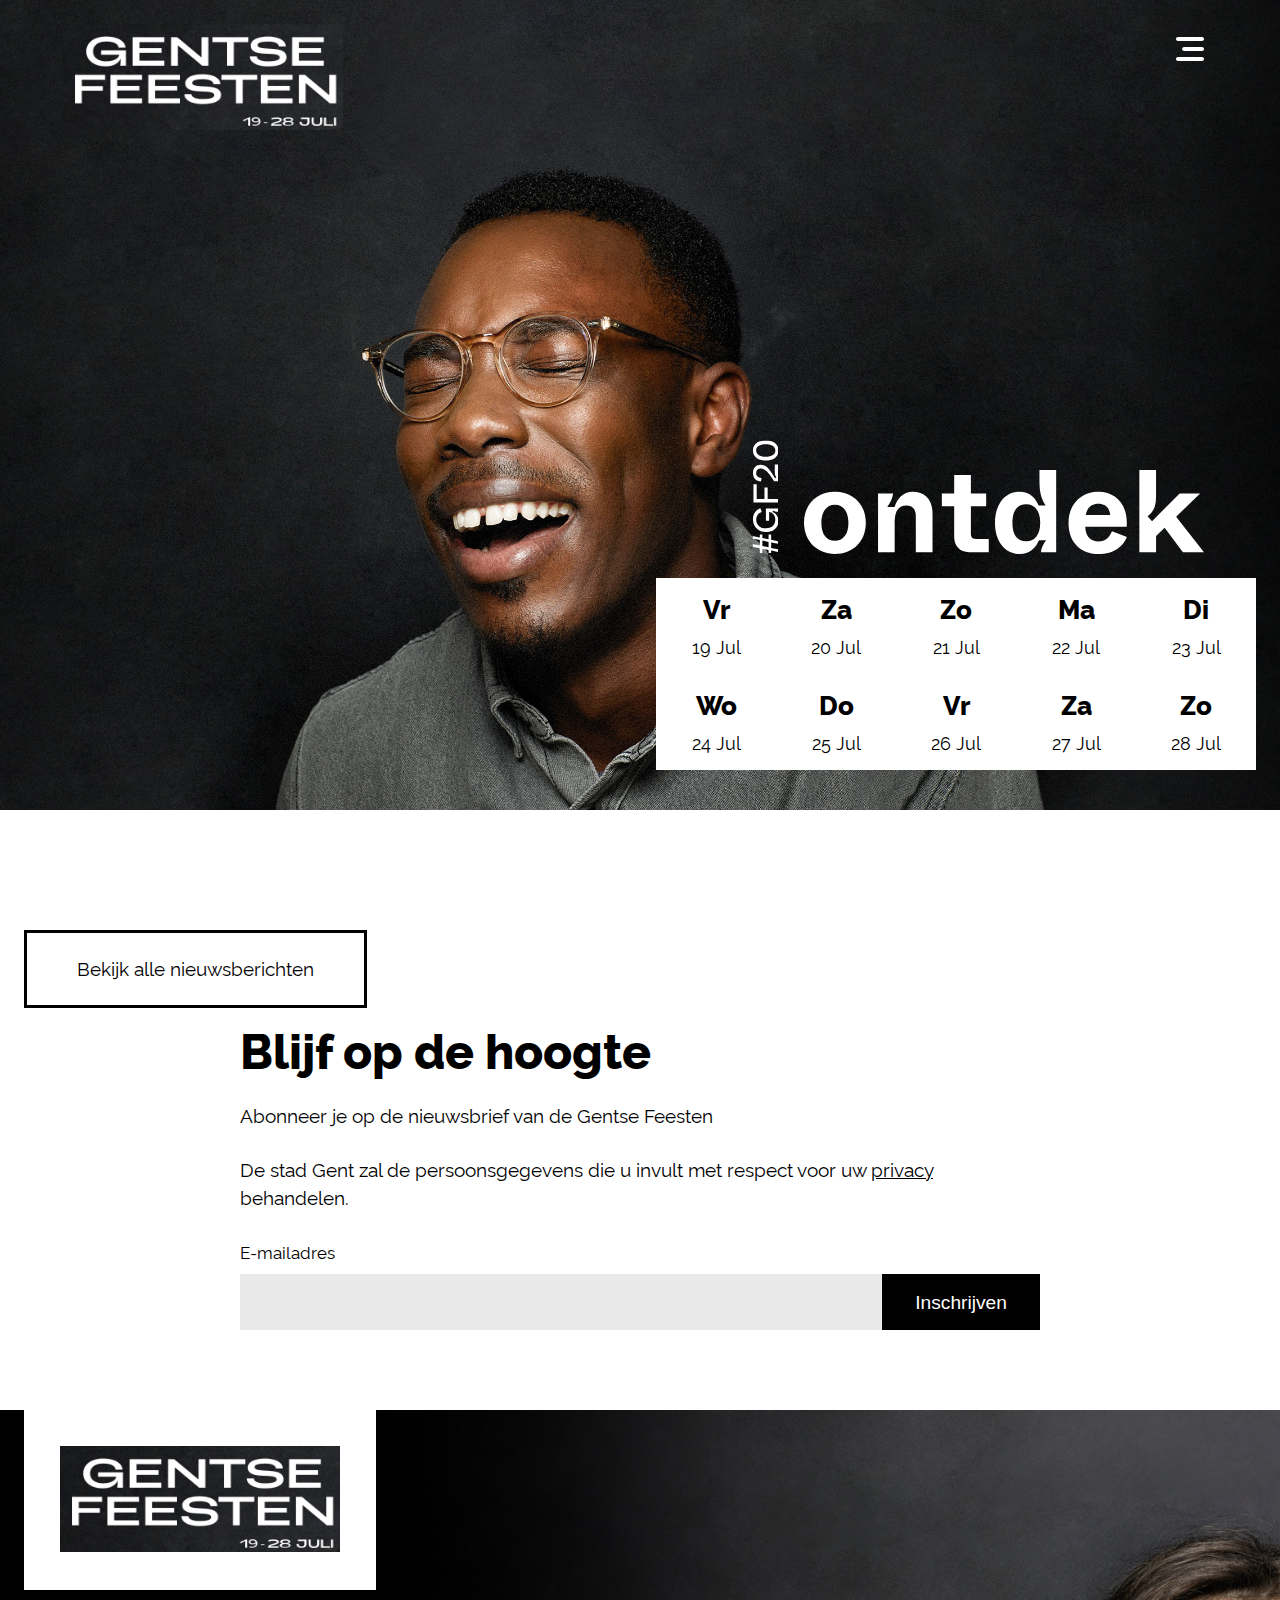
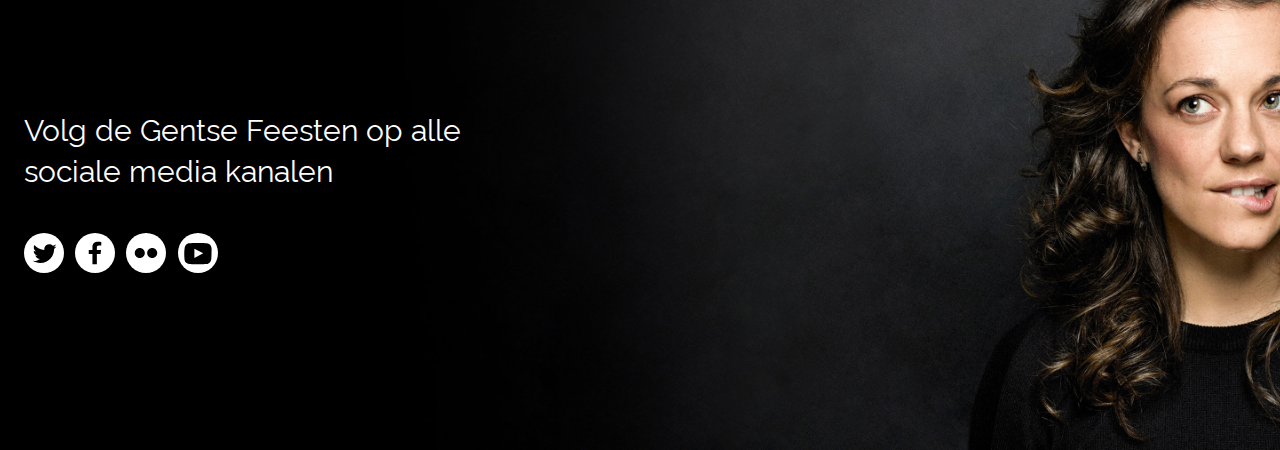
<file: index.html>
﻿<!DOCTYPE html>

<html lang="en">
<head>
    <meta charset="utf-8" />
    <link type="text/css" rel="stylesheet" href="static/css/general.css" />
    <link type="text/css" rel="stylesheet" href="static/css/home.css" />
    <script type="text/javascript" src="static/js/general.js"></script>
    <script type="text/javascript" src="static/js/events_service.js"></script>
    <script type="text/javascript" src="static/js/news_service.js"></script>
    <script type="text/javascript" src="static/js/home.js"></script>
    <link rel="icon" type="image/svg+xml" href="static/media/img/icons/favicon.svg">
    <title>Home | Gentse Feesten 2019</title>
</head>
<body >
    <header>
        <div>
            <section class="logo">
                <a href="index.html">
                    <img src="static/media/img/logo.png" alt="Gentse Feesten 2019" />
                </a> 
                <div id="menu" >
                    <button id="toggle_menu"><img id="toggle_menu_img"src="static/media/img/icons/hamburger.svg"/></button>
                    <ul>
                        <li><a href="index.html">Home</a></li>
                        <li><a href="evenementen/search.html">Zoeken</a></li>
                        <li><a href="evenementen/dag.html?day=19">Programma</a></li>
                        <li><a href="news.html">Nieuws</a></li>
                        <li><a href="https://mathieuspil.github.io/Gentse-feesten-backup/nl/info.html">Info</a></li>
                    </ul>
                </div>
            </section> 
        </div>
        <div class="container">
            <img src="static/media/img/gf20.svg">
            <img src="static/media/img/ontdek.svg">
        </div>
        <nav>
            <ul>
                <li>
                    <a href="evenementen/dag.html?day=19">
                        <span>Vr</span>
                        <span>19 Jul</span>
                    </a>                    
                </li>
                <li>
                    <a href="evenementen/dag.html?day=20">
                        <span>Za</span>
                        <span>20 Jul</span>
                    </a>  
                </li>
                <li>
                    <a href="evenementen/dag.html?day=21">
                        <span>Zo</span>
                        <span>21 Jul</span>
                    </a>  
                </li>
                <li>
                    <a href="evenementen/dag.html?day=22">
                        <span>Ma</span>
                        <span>22 Jul</span>
                    </a>  
                </li>
                <li>
                    <a href="evenementen/dag.html?day=23">
                        <span>Di</span>
                        <span>23 Jul</span>
                    </a>  
                </li>
                <li>
                    <a href="evenementen/dag.html?day=24">
                        <span>Wo</span>
                        <span>24 Jul</span>
                    </a>  
                </li>
                <li>
                    <a href="evenementen/dag.html?day=25">
                        <span>Do</span>
                        <span>25 Jul</span>
                    </a>  
                </li>
                <li>
                    <a href="evenementen/dag.html?day=26">
                        <span>Vr</span>
                        <span>26 Jul</span>
                    </a>  
                </li>
                <li>
                    <a href="evenementen/dag.html?day=27">
                        <span>Za</span>
                        <span>27 Jul</span>
                    </a>  
                </li>
                <li>
                    <a href="evenementen/dag.html?day=28">
                        <span>Zo</span>
                        <span>28 Jul</span>
                    </a>  
                </li>
            </ul>
        </nav>
    </header>
    <main>
        <div class="container">
            <ul id="events_home"></ul>
            <ul id="news_home"></ul>
            <a href="news.html" >Bekijk alle nieuwsberichten</a>
        </div>
    </main>
    <footer>
        <div class="container">
            <h1>Blijf op de hoogte</h1>
            <p>Abonneer je op de nieuwsbrief van de Gentse Feesten</p>
            <p>De stad Gent zal de persoonsgegevens die u invult met respect voor uw <a href>privacy</a> behandelen.</p>
        </div>
        <form class="container">
            <label for="mail">E-mailadres</label>
            <section>
                <input type="email" name="mail"/>
                <input type="submit" value="Inschrijven"/>
            </section>            
        </form>
        <div>
            <div class="container">
                <div class="logo">
                    <a href="index.html">
                        <img src="static/media/img/logo.png" alt="Gentse Feesten 2019" />
                    </a> 
                </div>                               
                <p>Volg de Gentse Feesten op alle sociale media kanalen</p>
                <section>
                    <a href="" >
                        <img src="static/media/img/icons/social-icons/twitter.svg" alt="Twitter" />
                    </a>
                    <a href="" >
                        <img src="static/media/img/icons/social-icons/facebook.svg" alt="Facebook" />
                    </a>
                    <a href="" >
                        <img src="static/media/img/icons/social-icons/flickr.svg" alt="Flickr" />
                    </a>
                    <a href="" >
                        <img src="static/media/img/icons/social-icons/youtube.svg" alt="Youtube" />
                    </a>
                </section>
            </div>
        </div>
    </footer>
</body>
</html>
</file>
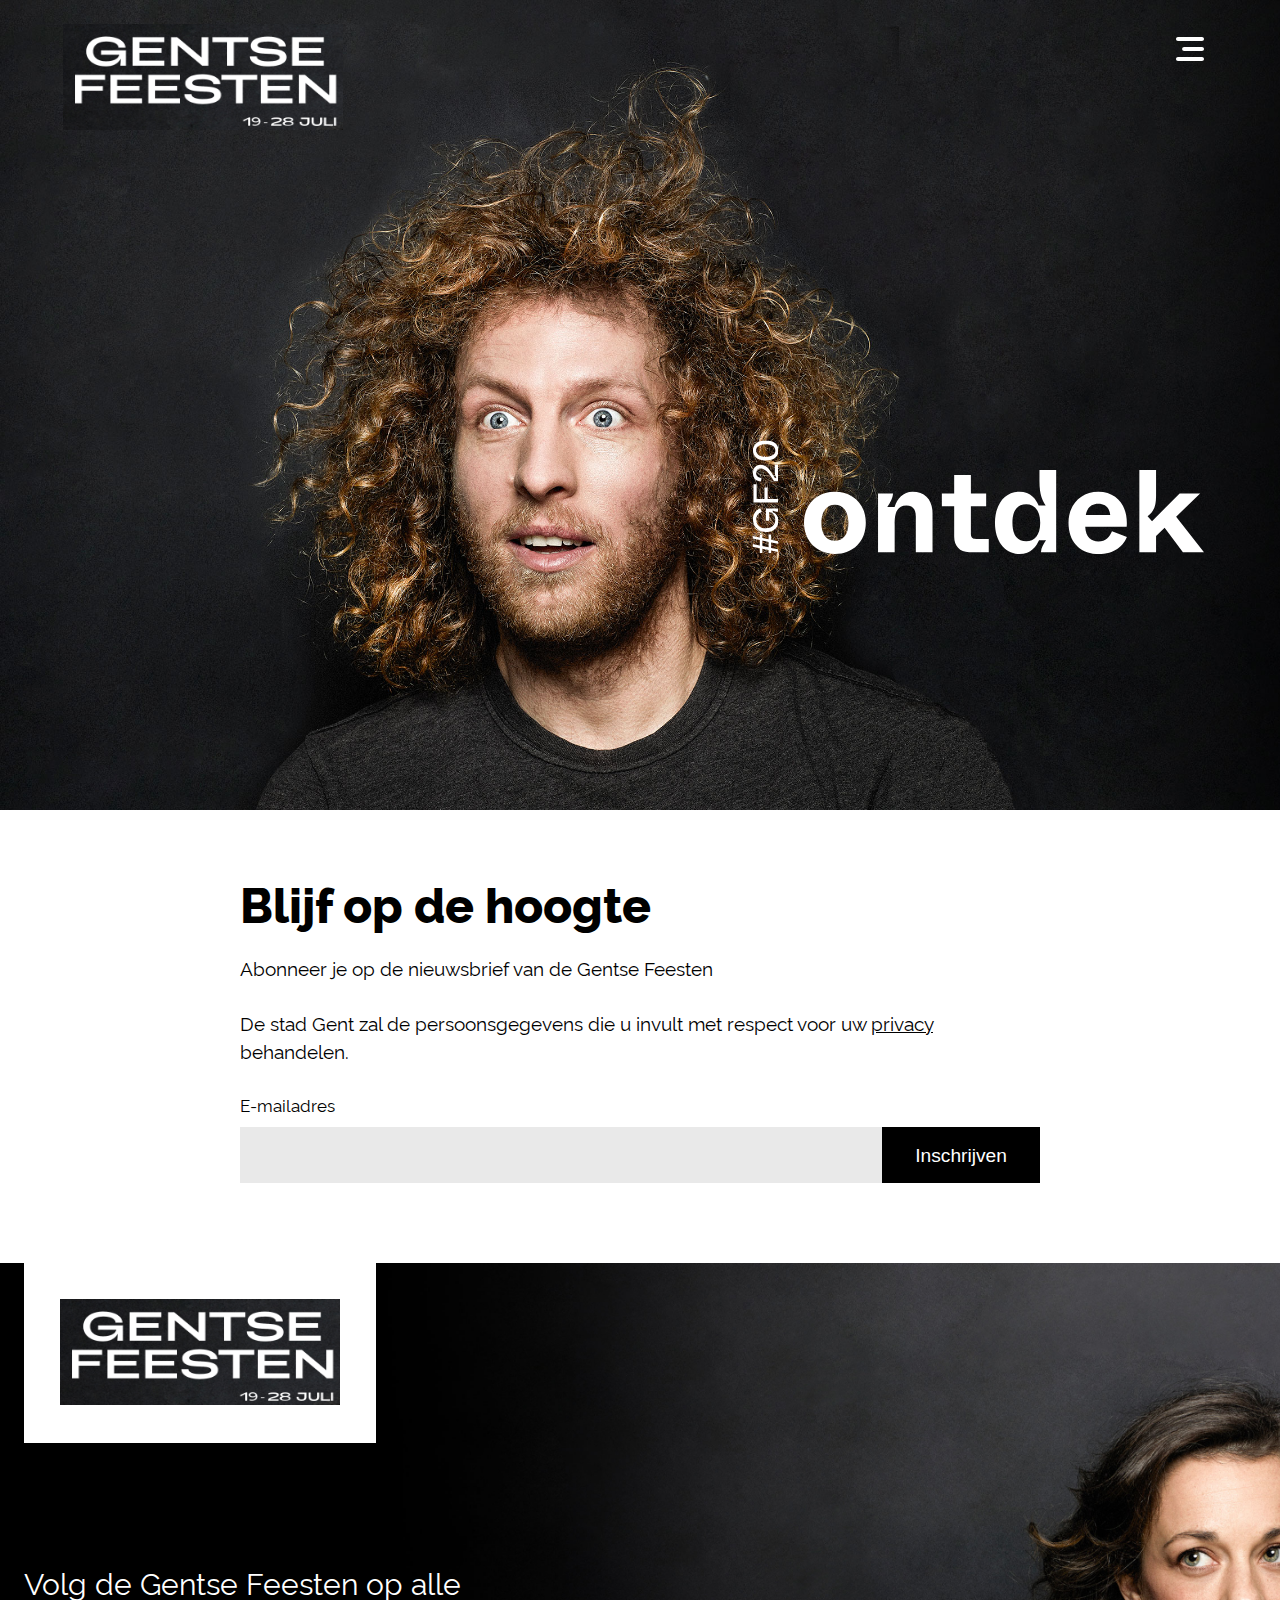
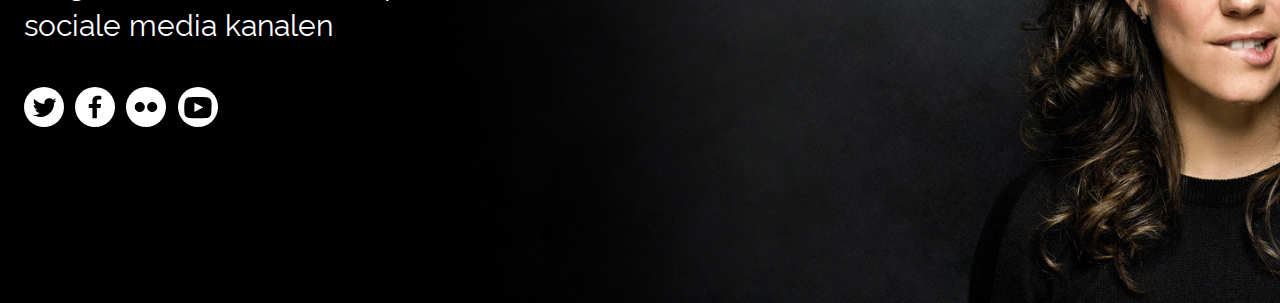
<file: news.html>
﻿<!DOCTYPE html>

<html lang="en">
<head>
    <meta charset="utf-8" />
    <link type="text/css" rel="stylesheet" href="static/css/general.css" />
    <link type="text/css" rel="stylesheet" href="static/css/news.css" />
    <script type="text/javascript" src="static/js/general.js"></script>
    <script type="text/javascript" src="static/js/news_service.js"></script>
    <script type="text/javascript" src="static/js/news.js"></script>
    <link rel="icon" type="image/svg+xml" href="static/media/img/icons/favicon.svg">
    <title>Niews | Gentse Feesten 2019</title>
</head>
<body >
    <header>
        <div>
            <section class="logo">
                <a href="index.html">
                    <img src="static/media/img/logo.png" alt="Gentse Feesten 2019" />
                </a> 
                <div id="menu" >
                    <button id="toggle_menu"><img id="toggle_menu_img"src="static/media/img/icons/hamburger.svg"/></button>
                    <ul>
                        <li><a href="index.html">Home</a></li>
                        <li><a href="evenementen/search.html">Zoeken</a></li>
                        <li><a href="evenementen/dag.html?day=19">Programma</a></li>
                        <li><a href="news.html">Nieuws</a></li>
                        <li><a href="https://mathieuspil.github.io/Gentse-feesten-backup/nl/info.html">Info</a></li>
                    </ul>
                </div>
            </section> 
        </div>
        <div class="container">
            <img src="static/media/img/gf20.svg">
            <img src="static/media/img/ontdek.svg">
        </div>
    </header>
    <main>
        <div class="container">
            <ul id="news"></ul>
        </div>
    </main>
    <footer>
        <div class="container">
            <h1>Blijf op de hoogte</h1>
            <p>Abonneer je op de nieuwsbrief van de Gentse Feesten</p>
            <p>De stad Gent zal de persoonsgegevens die u invult met respect voor uw <a href>privacy</a> behandelen.</p>
        </div>
        <form class="container">
            <label for="mail">E-mailadres</label>
            <section>
                <input type="email" name="mail"/>
                <input type="submit" value="Inschrijven"/>
            </section>            
        </form>
        <div>
            <div class="container">
                <div class="logo">
                    <a href="index.html">
                        <img src="static/media/img/logo.png" alt="Gentse Feesten 2019" />
                    </a> 
                </div>                               
                <p>Volg de Gentse Feesten op alle sociale media kanalen</p>
                <section>
                    <a href="" >
                        <img src="static/media/img/icons/social-icons/twitter.svg" alt="Twitter" />
                    </a>
                    <a href="" >
                        <img src="static/media/img/icons/social-icons/facebook.svg" alt="Facebook" />
                    </a>
                    <a href="" >
                        <img src="static/media/img/icons/social-icons/flickr.svg" alt="Flickr" />
                    </a>
                    <a href="" >
                        <img src="static/media/img/icons/social-icons/youtube.svg" alt="Youtube" />
                    </a>
                </section>
            </div>
        </div>
    </footer>
</body>
</html>
</file>
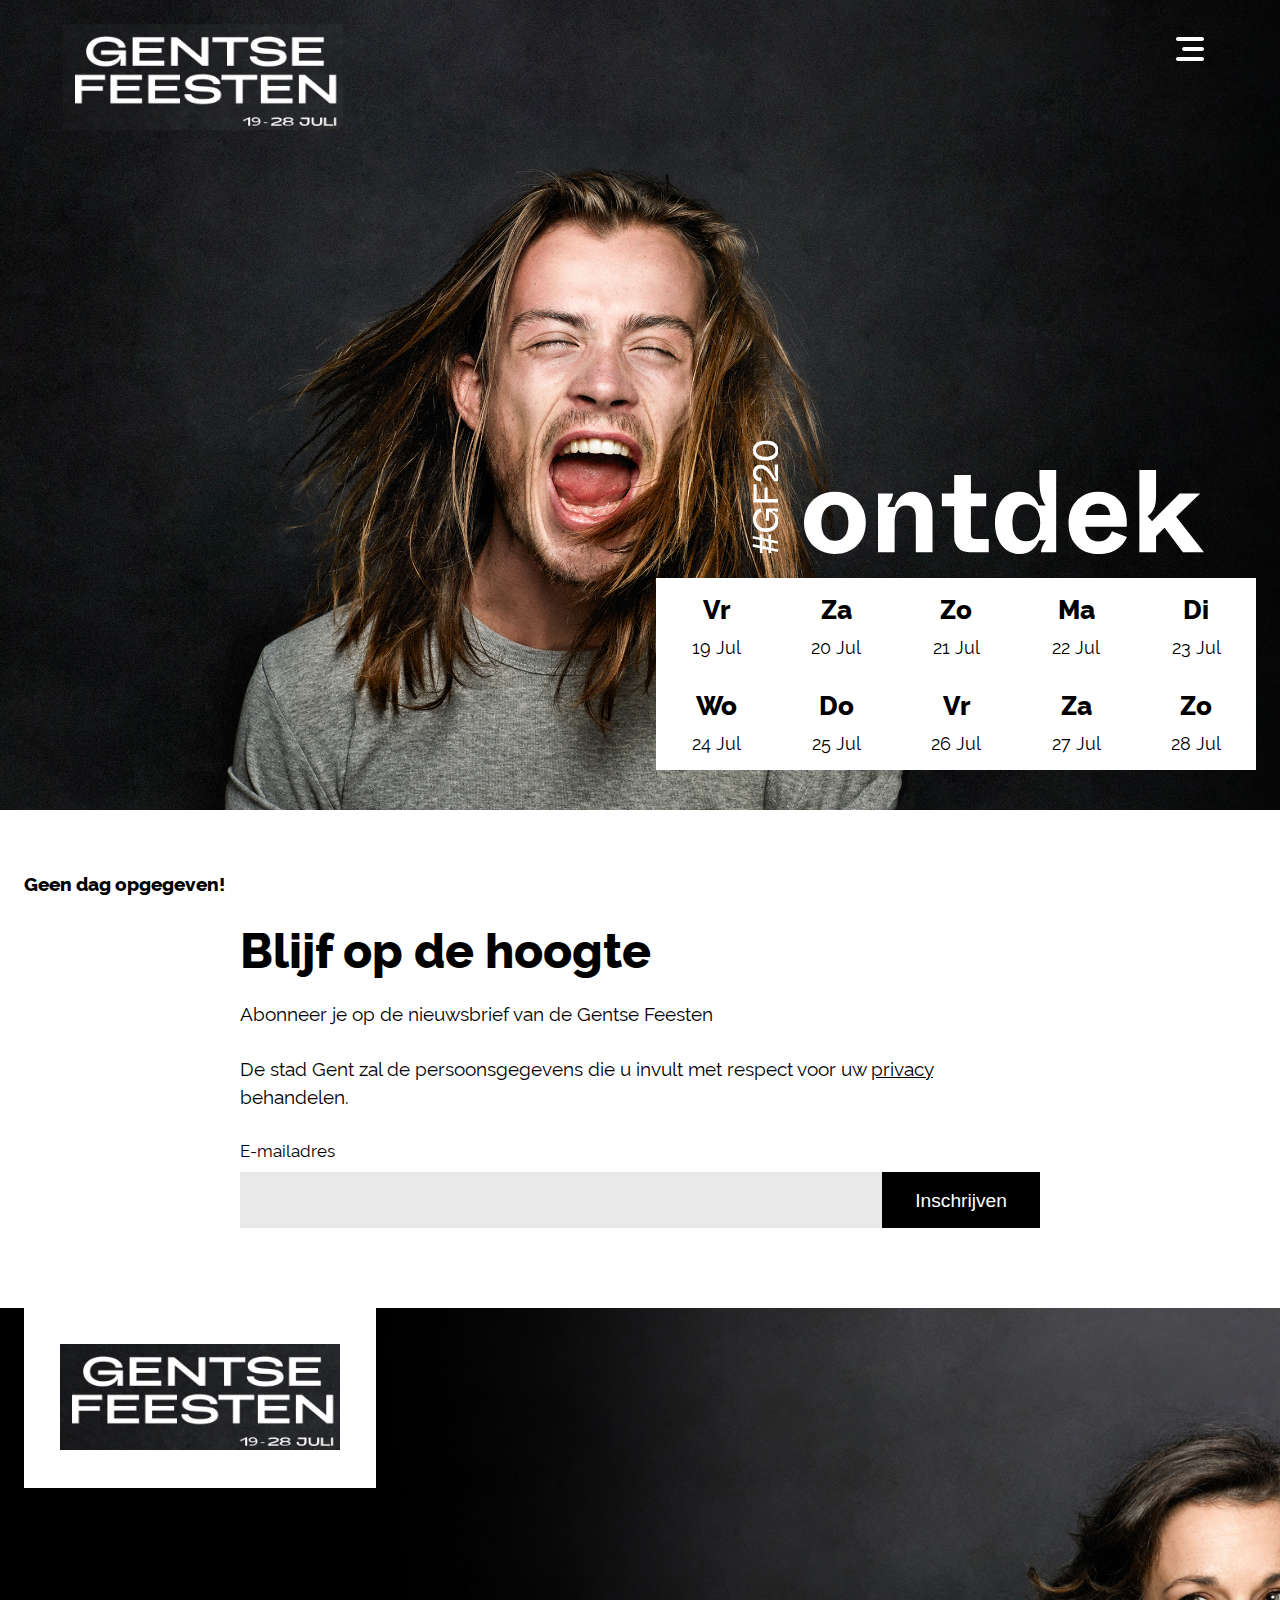
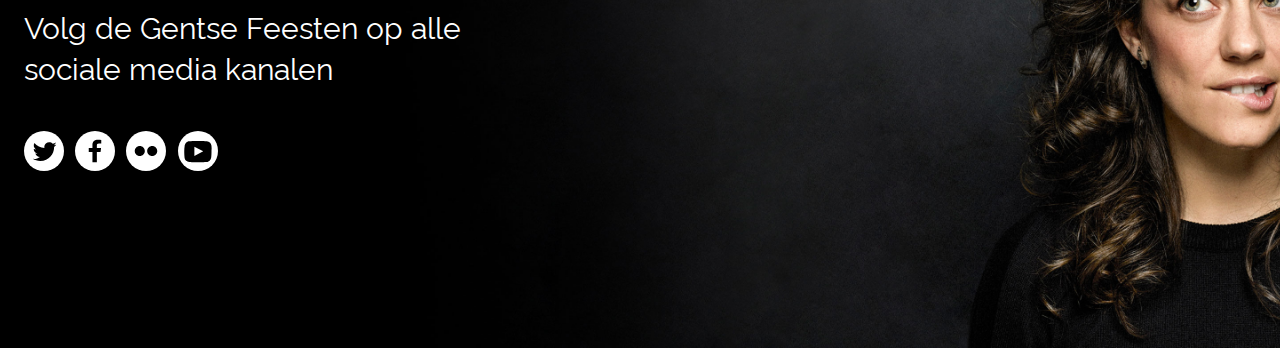
<file: evenementen/dag.html>
﻿<!DOCTYPE html>

<html lang="en">
<head>
    <meta charset="utf-8" />
    <base href="../" />
    <link type="text/css" rel="stylesheet" href="static/css/general.css" />
    <link type="text/css" rel="stylesheet" href="static/css/events.css" />
    <script type="text/javascript" src="static/js/general.js"></script>
    <script type="text/javascript" src="static/js/events_service.js"></script>
    <script type="text/javascript" src="static/js/events.js"></script>
    <link rel="icon" type="image/svg+xml" href="static/media/img/icons/favicon.svg">
    <title>Programma | Gentse Feesten 2019</title>
</head>
<body >
    <header>
        <div>
            <section class="logo">
                <a href="index.html">
                    <img src="static/media/img/logo.png" alt="Gentse Feesten 2019" />
                </a> 
                <div id="menu" >
                    <button id="toggle_menu"><img id="toggle_menu_img"src="static/media/img/icons/hamburger.svg"/></button>
                    <ul>
                        <li><a href="index.html">Home</a></li>
                        <li><a href="evenementen/search.html">Zoeken</a></li>
                        <li><a href="evenementen/dag.html?day=19">Programma</a></li>
                        <li><a href="news.html">Nieuws</a></li>
                        <li><a href="https://mathieuspil.github.io/Gentse-feesten-backup/nl/info.html">Info</a></li>
                    </ul>
                </div>
            </section> 
        </div>
        <div class="container">
            <img src="static/media/img/gf20.svg">
            <img src="static/media/img/ontdek.svg">
        </div>
        <nav>
            <ul>
                <li class="day_19">
                    <a href="evenementen/dag.html?day=19">
                        <span>Vr</span>
                        <span>19 Jul</span>
                    </a>                    
                </li>
                <li class="day_20">
                    <a href="evenementen/dag.html?day=20">
                        <span>Za</span>
                        <span>20 Jul</span>
                    </a>  
                </li>
                <li class="day_21">
                    <a href="evenementen/dag.html?day=21">
                        <span>Zo</span>
                        <span>21 Jul</span>
                    </a>  
                </li>
                <li class="day_22">
                    <a href="evenementen/dag.html?day=22">
                        <span>Ma</span>
                        <span>22 Jul</span>
                    </a>  
                </li>
                <li class="day_23">
                    <a href="evenementen/dag.html?day=23">
                        <span>Di</span>
                        <span>23 Jul</span>
                    </a>  
                </li>
                <li class="day_24">
                    <a href="evenementen/dag.html?day=24">
                        <span>Wo</span>
                        <span>24 Jul</span>
                    </a>  
                </li>
                <li class="day_25">
                    <a href="evenementen/dag.html?day=25">
                        <span>Do</span>
                        <span>25 Jul</span>
                    </a>  
                </li>
                <li class="day_26">
                    <a href="evenementen/dag.html?day=26">
                        <span>Vr</span>
                        <span>26 Jul</span>
                    </a>  
                </li>
                <li class="day_27">
                    <a href="evenementen/dag.html?day=27">
                        <span>Za</span>
                        <span>27 Jul</span>
                    </a>  
                </li>
                <li class="day_28">
                    <a href="evenementen/dag.html?day=28">
                        <span>Zo</span>
                        <span>28 Jul</span>
                    </a>  
                </li>
            </ul>
        </nav>
    </header>
    <main>
        <div class="container main">
            <ul id="events_teaser"></ul>
            <section>
                <div>
                    <img src="static/media/img/icons/category.svg" class="selectedFilter" alt="category icon" />
                    <img src="static/media/img/icons/marker.svg" alt="marker icon" />
                    <img src="static/media/img/icons/clock.svg" alt="clock icon" />
                    <img src="static/media/img/icons/balloon.svg" alt="balloon icon" />
                </div>
                <ul id="categories"></ul>
            </section>
            <div id="events"></div>
            <div id="search_events">
                <div>
                    <h2>Andere activiteiten</h2>
                    <p>Ben je op zoek naar een andere activiteit ?</p>
                    <input type="search" placeholder="Doorzoek het programma..."></input>    
                </div>
            </div>
        </div>
    </main>
    <footer>
        <div class="container">
            <h1>Blijf op de hoogte</h1>
            <p>Abonneer je op de nieuwsbrief van de Gentse Feesten</p>
            <p>De stad Gent zal de persoonsgegevens die u invult met respect voor uw <a href>privacy</a> behandelen.</p>
        </div>
        <form class="container">
            <label for="mail">E-mailadres</label>
            <section>
                <input type="email" name="mail"/>
                <input type="submit" value="Inschrijven"/>
            </section>            
        </form>
        <div>
            <div class="container">
                <div class="logo">
                    <a href="index.html">
                        <img src="static/media/img/logo.png" alt="Gentse Feesten 2019" />
                    </a> 
                </div>                               
                <p>Volg de Gentse Feesten op alle sociale media kanalen</p>
                <section>
                    <a href="" >
                        <img src="static/media/img/icons/social-icons/twitter.svg" alt="Twitter" />
                    </a>
                    <a href="" >
                        <img src="static/media/img/icons/social-icons/facebook.svg" alt="Facebook" />
                    </a>
                    <a href="" >
                        <img src="static/media/img/icons/social-icons/flickr.svg" alt="Flickr" />
                    </a>
                    <a href="" >
                        <img src="static/media/img/icons/social-icons/youtube.svg" alt="Youtube" />
                    </a>
                </section>
            </div>
        </div>
    </footer>
</body>
</html>
</file>
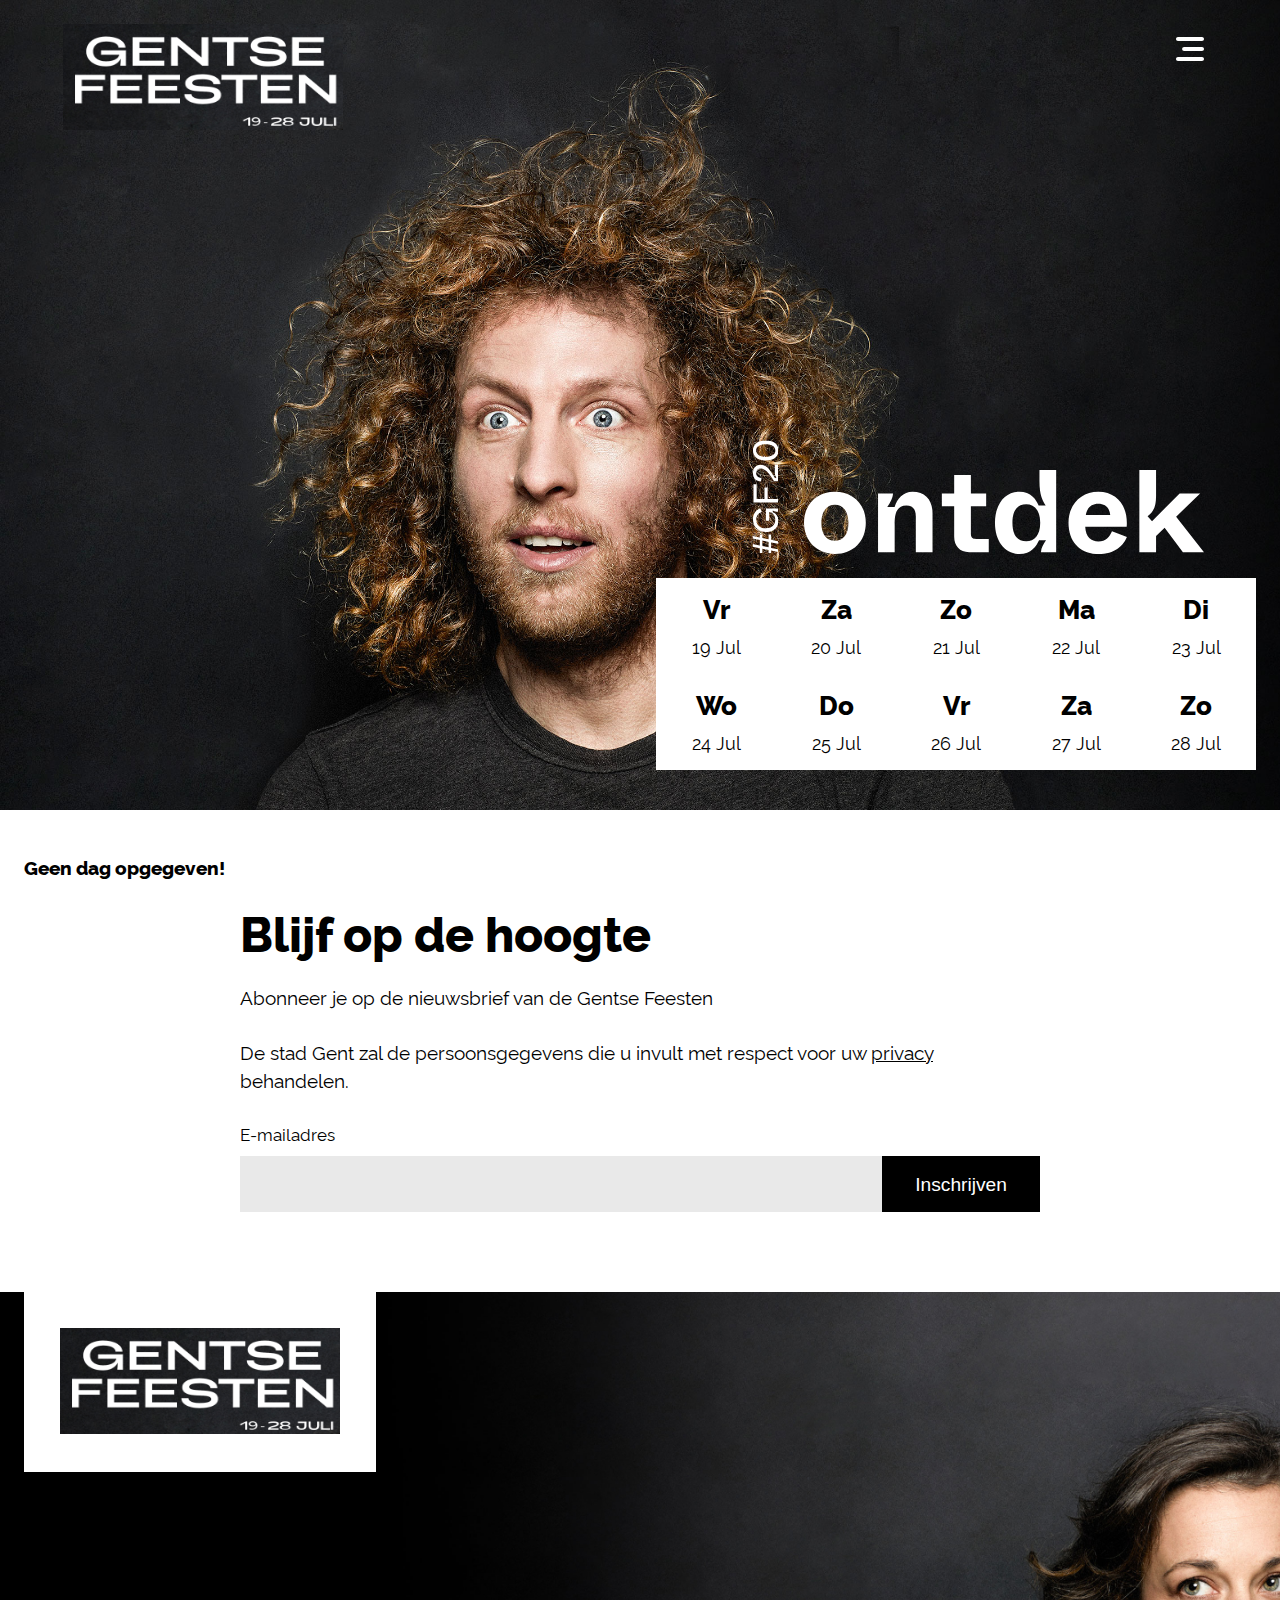
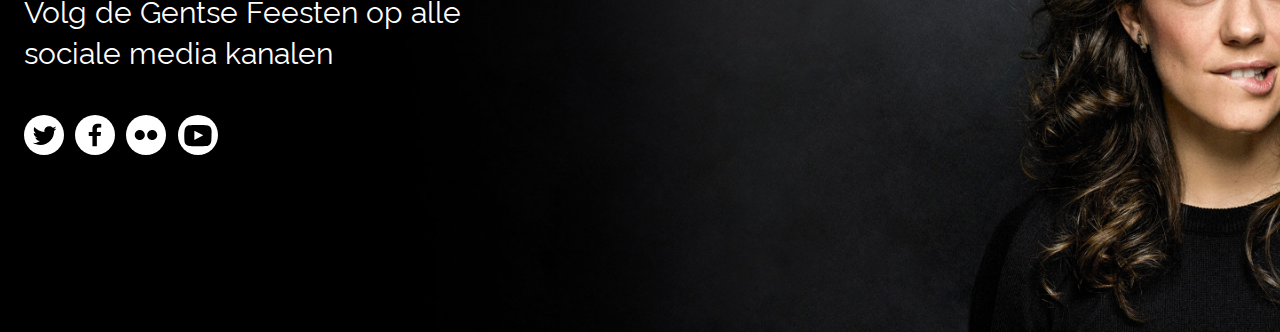
<file: evenementen/detail.html>
﻿<!DOCTYPE html>

<html lang="en">
<head>
    <meta charset="utf-8" />
    <base href="../" />
    <link type="text/css" rel="stylesheet" href="static/css/general.css" />
    <link type="text/css" rel="stylesheet" href="static/css/event_detail.css" />
    <script type="text/javascript" src="static/js/general.js"></script>
    <script type="text/javascript" src="static/js/events_service.js"></script>
    <script type="text/javascript" src="static/js/event_detail.js"></script>
    <link rel="icon" type="image/svg+xml" href="static/media/img/icons/favicon.svg">
    <title>Programma | Gentse Feesten 2019</title>
</head>
<body >
    <header>
        <div>
            <section class="logo">
                <a href="index.html">
                    <img src="static/media/img/logo.png" alt="Gentse Feesten 2019" />
                </a> 
                <div id="menu" >
                    <button id="toggle_menu"><img id="toggle_menu_img"src="static/media/img/icons/hamburger.svg"/></button>
                    <ul>
                        <li><a href="index.html">Home</a></li>
                        <li><a href="evenementen/search.html">Zoeken</a></li>
                        <li><a href="evenementen/dag.html?day=19">Programma</a></li>
                        <li><a href="news.html">Nieuws</a></li>
                        <li><a href="https://mathieuspil.github.io/Gentse-feesten-backup/nl/info.html">Info</a></li>
                    </ul>
                </div>
            </section> 
        </div>
        <div class="container">
            <img src="static/media/img/gf20.svg">
            <img src="static/media/img/ontdek.svg">
        </div>
        <nav>
            <ul>
                <li class="day_19">
                    <a href="evenementen/dag.html?day=19">
                        <span>Vr</span>
                        <span>19 Jul</span>
                    </a>                    
                </li>
                <li class="day_20">
                    <a href="evenementen/dag.html?day=20">
                        <span>Za</span>
                        <span>20 Jul</span>
                    </a>  
                </li>
                <li class="day_21">
                    <a href="evenementen/dag.html?day=21">
                        <span>Zo</span>
                        <span>21 Jul</span>
                    </a>  
                </li>
                <li class="day_22">
                    <a href="evenementen/dag.html?day=22">
                        <span>Ma</span>
                        <span>22 Jul</span>
                    </a>  
                </li>
                <li class="day_23">
                    <a href="evenementen/dag.html?day=23">
                        <span>Di</span>
                        <span>23 Jul</span>
                    </a>  
                </li>
                <li class="day_24">
                    <a href="evenementen/dag.html?day=24">
                        <span>Wo</span>
                        <span>24 Jul</span>
                    </a>  
                </li>
                <li class="day_25">
                    <a href="evenementen/dag.html?day=25">
                        <span>Do</span>
                        <span>25 Jul</span>
                    </a>  
                </li>
                <li class="day_26">
                    <a href="evenementen/dag.html?day=26">
                        <span>Vr</span>
                        <span>26 Jul</span>
                    </a>  
                </li>
                <li class="day_27">
                    <a href="evenementen/dag.html?day=27">
                        <span>Za</span>
                        <span>27 Jul</span>
                    </a>  
                </li>
                <li class="day_28">
                    <a href="evenementen/dag.html?day=28">
                        <span>Zo</span>
                        <span>28 Jul</span>
                    </a>  
                </li>
            </ul>
        </nav>
    </header>
    <main>
        <div class="container main">
            <h1 id="event_title"></h1>
            <p id="event_time"></p>
            <img id="event_img" alt="event image" />
            <p id="event_description"></p>
            <div>
                <section>
                    <span>Website:</span>
                    <a id="event_url"></a>
                </section>
                <section>
                    <span>Organisator:</span>
                    <a href="" id="event_organizer"></a>
                </section>
                <section>
                    <span>Categorieën</span>
                    <div id="event_categories"></div>
                </section>                   
            </div>
            <section>
                <img src="static/media/img/icons/social-icons/twitter.svg" alt="twitter icon" />
                <img src="static/media/img/icons/social-icons/facebook.svg" alt="facebook icon" />
                <img src="static/media/img/icons/social-icons/pinterest.svg" alt="pinterest icon" />
            </section>
            <div id='information'>
                <h2>Informatiepunt + Reservatie</h2>
                <span>frankdegruyter@telenet.be</span>
                <span>Twee Dreven</span>
                <span>9830 sint-martens-latem</span>
                <a href="">
                    <span>0476 30 22 12</span>
                    <img src="static/media/img/icons/phone.svg" alt="phone icon" />
                </a>
                <a href="">
                    <span>frankdegruyter@telenet.be</span>
                    <img src="static/media/img/icons/envelope.svg" alt="envelope icon" />
                </a>
                <a href="">
                    <span>http://www.frankdegruyterbe</span>
                    <img src="static/media/img/icons/external-link.svg" alt="external link icon" />
                </a>
            </div>
            <div id="other_events">
                <h2>Andere evenementen van Frank Degruyter</h2>
                <ul>
                    <li>
                        <a href="">
                            <section>
                                <div>
                                    <span>10.30 u.</span>
                                    <span>Ledebergplein</span>
                                </div>
                                <span>Op Reis Te Voet!</span>
                            </section>
                        </a>
                    </li>
                    <li>
                        <a href="">
                            <section>
                                <div>
                                    <span>19.00 u.</span>
                                    <span>Ledebergplein</span>
                                </div>
                                <span>Op Reis Te Voet!</span>
                            </section>
                        </a>
                    </li>
                </ul>
                <div>
                    <a href="">Alle evenementen van deze organisator</a>
                </div>
            </div>
        </div>
    </main>
    <footer>
        <div class="container">
            <h1>Blijf op de hoogte</h1>
            <p>Abonneer je op de nieuwsbrief van de Gentse Feesten</p>
            <p>De stad Gent zal de persoonsgegevens die u invult met respect voor uw <a href>privacy</a> behandelen.</p>
        </div>
        <form class="container">
            <label for="mail">E-mailadres</label>
            <section>
                <input type="email" name="mail"/>
                <input type="submit" value="Inschrijven"/>
            </section>            
        </form>
        <div>
            <div class="container">
                <div class="logo">
                    <a href="index.html">
                        <img src="static/media/img/logo.png" alt="Gentse Feesten 2019" />
                    </a> 
                </div>                               
                <p>Volg de Gentse Feesten op alle sociale media kanalen</p>
                <section>
                    <a href="" >
                        <img src="static/media/img/icons/social-icons/twitter.svg" alt="Twitter" />
                    </a>
                    <a href="" >
                        <img src="static/media/img/icons/social-icons/facebook.svg" alt="Facebook" />
                    </a>
                    <a href="" >
                        <img src="static/media/img/icons/social-icons/flickr.svg" alt="Flickr" />
                    </a>
                    <a href="" >
                        <img src="static/media/img/icons/social-icons/youtube.svg" alt="Youtube" />
                    </a>
                </section>
            </div>
        </div>
    </footer>
</body>
</html>
</file>
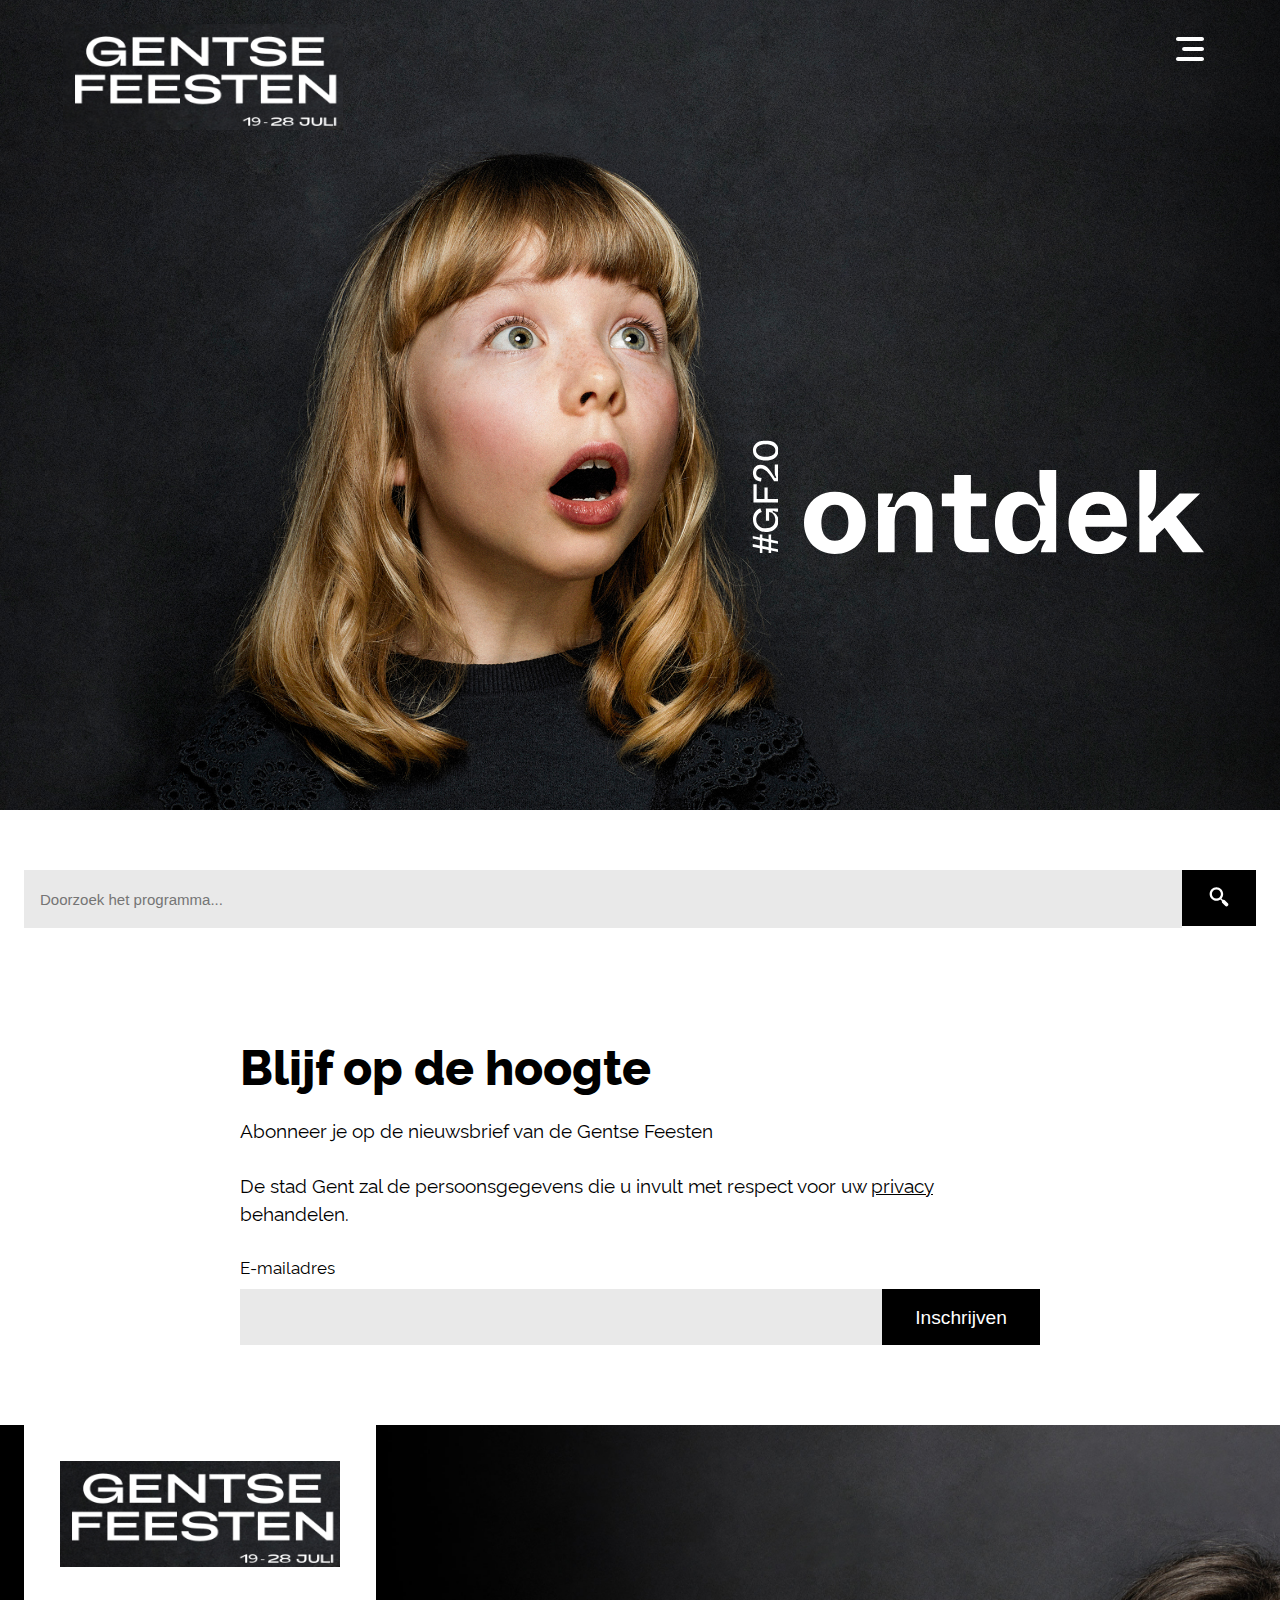
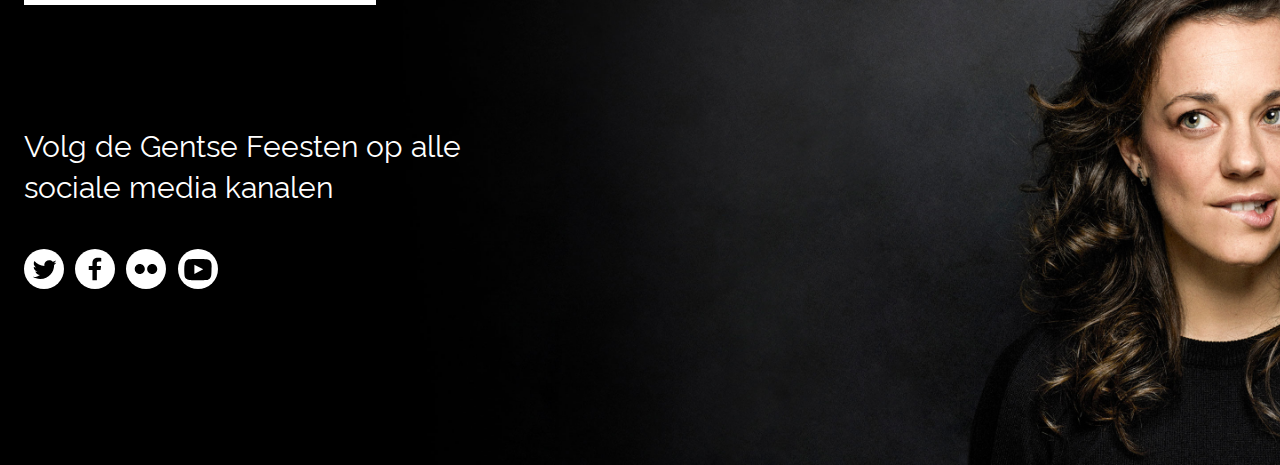
<file: evenementen/search.html>
﻿<!DOCTYPE html>

<html lang="en">
<head>
    <meta charset="utf-8" />
    <base href="../" />
    <link type="text/css" rel="stylesheet" href="static/css/general.css" />
    <link type="text/css" rel="stylesheet" href="static/css/search.css" />
    <script type="text/javascript" src="static/js/general.js"></script>
    <script type="text/javascript" src="static/js/events_service.js"></script>
    <script type="text/javascript" src="static/js/search.js"></script>
    <link rel="icon" type="image/svg+xml" href="static/media/img/icons/favicon.svg">
    <title>Programma | Gentse Feesten 2019</title>
</head>
<body >
    <header>
        <div>
            <section class="logo">
                <a href="index.html">
                    <img src="static/media/img/logo.png" alt="Gentse Feesten 2019" />
                </a> 
                <div id="menu" >
                    <button id="toggle_menu"><img id="toggle_menu_img"src="static/media/img/icons/hamburger.svg"/></button>
                    <ul>
                        <li><a href="index.html">Home</a></li>
                        <li><a href="evenementen/search.html">Zoeken</a></li>
                        <li><a href="evenementen/dag.html?day=19">Programma</a></li>
                        <li><a href="news.html">Nieuws</a></li>
                        <li><a href="https://mathieuspil.github.io/Gentse-feesten-backup/nl/info.html">Info</a></li>
                    </ul>
                </div>
            </section> 
        </div>
        <div class="container">
            <img src="static/media/img/gf20.svg">
            <img src="static/media/img/ontdek.svg">
        </div>
    </header>
    <main>
        <div class="container main">
            <form>
                <input class="search_input" type="text" placeholder="Doorzoek het programma..."></input>
                <button class="search_submit"><img src="static/media/img/icons/search.svg" alt="search icon"/></button>
            </form>
            <ul id="found_events"></ul>
        </div>
    </main>
    <footer>
        <div class="container">
            <h1>Blijf op de hoogte</h1>
            <p>Abonneer je op de nieuwsbrief van de Gentse Feesten</p>
            <p>De stad Gent zal de persoonsgegevens die u invult met respect voor uw <a href>privacy</a> behandelen.</p>
        </div>
        <form class="container">
            <label for="mail">E-mailadres</label>
            <section>
                <input type="email" name="mail"/>
                <input type="submit" value="Inschrijven"/>
            </section>            
        </form>
        <div>
            <div class="container">
                <div class="logo">
                    <a href="index.html">
                        <img src="static/media/img/logo.png" alt="Gentse Feesten 2019" />
                    </a> 
                </div>                               
                <p>Volg de Gentse Feesten op alle sociale media kanalen</p>
                <section>
                    <a href="" >
                        <img src="static/media/img/icons/social-icons/twitter.svg" alt="Twitter" />
                    </a>
                    <a href="" >
                        <img src="static/media/img/icons/social-icons/facebook.svg" alt="Facebook" />
                    </a>
                    <a href="" >
                        <img src="static/media/img/icons/social-icons/flickr.svg" alt="Flickr" />
                    </a>
                    <a href="" >
                        <img src="static/media/img/icons/social-icons/youtube.svg" alt="Youtube" />
                    </a>
                </section>
            </div>
        </div>
    </footer>
</body>
</html>
</file>
<file: static/css/general.css>
@font-face {
  font-family: "Raleway";
  src: url('../fonts/Raleway-Regular.woff2') format('woff2'),
      url('../fonts/Raleway-Regular.woff') format('woff');
  font-weight: normal;
  font-style: normal;
}
@font-face {
  font-family: "Raleway";
  src: url('../fonts/Raleway-Bold.woff2') format('woff2'),
      url('../fonts/Raleway-Bold.woff') format('woff');
  font-weight: bold;
  font-style: normal;
}

/* Entire page */
html {
  scroll-behavior: smooth;
}

body {
  font-family: "Raleway", Arial, Helvetica, sans-serif;
  line-height: 1.75;
  margin: 0;
}
@media (min-width:36rem){
  body {
      font-size: 0.8rem;
      line-height: 1.5;
  }
}

body *::selection {
  background-color: black;
  color: white;
}

section {
  margin-top: 0.38rem;
  display: flex;
  flex-direction: column;
  gap: 1.25rem;
}

ul {
  list-style: none;
  display: flex;
  padding: 0;
  margin: 0;
  width: 100%;
  flex-wrap: wrap;
}

h1 {
  font-size: 1.88rem;
  line-height: 1.5;
  margin: 0 auto 1.3rem auto;
}
@media (min-width:36rem){
  h1 {
      font-size: 1.88rem;
      margin-bottom: 0.9rem;
  }
}
@media (min-width:80rem){
  h1 {
      font-size: 3rem;
  }
}

p {
  font-size: 1.16rem;
  line-height: 1.4rem;
  margin: 0 auto 1.9rem auto;
}
@media (min-width:36rem){
  p {
      line-height: 1.75rem;
      margin-bottom: 1.65rem;
  }
}

a {
  color: inherit;
}

a:focus {
  outline: 2px dotted red;
  outline-offset: -2px;
}

.container {
  max-width: 87.5rem;
  margin: 0 auto;
  padding: 0 1.5rem;
}

.logo {
  width: fit-content;
}

.logo img {
  width: 11.25rem;
  margin-bottom: -0.21rem;
}
@media (min-width:48rem){
  .logo img {
      width: 17.5rem;
      height: 6.63rem;
  }
}

.menu_opened {
  overflow: hidden;
}

#menu {
  text-align: right;
}


/* Header */
header {position: relative;}

header > div:first-of-type {
  background-color: black;
  background-image: url("../media/img/header_01.jpg"); 
  background-position: 35% center;
  background-repeat: no-repeat;
  background-size: cover;
  height: 75vh;
}
@media (min-width: 80rem) {
  header > div:first-of-type {
      position: relative;
      height: 90vh;
      max-height: 55rem;
  }
}

header section.logo, header .container {
  padding: 1.5rem;
}

header section.logo {
  margin: 0 auto;
  width: 90.1%;
  max-width: 87.5rem;
  flex-direction: row;
  justify-content: space-between;
}

header .container {
  margin: 0;
}

section.logo img {
  margin-bottom: -0.55rem;
}

#toggle_menu {
  width: fit-content;
  height: fit-content;
  background: none;
  padding: 0 0.4rem;
  border: 0;
}

#toggle_menu:active {
  outline: 2px dotted red;
  outline-offset: -0.3rem;
}

#toggle_menu_img {
  margin: 0;
  height: 3.13rem;
  width: 2.5rem;
  filter: invert(1);
}

#menu ul {
  margin-top: -10rem;
}

#menu a {
  text-decoration: none;
}

#menu.opened ul {
  margin-top: -1.75rem;
}

.opened {
  position: absolute;
  left: 0;
  top: 0;
  width: 100vw;
  height: 100vh;
  background: black;
  z-index: 1;
  color: white;
}

.opened #toggle_menu_img {
  height: 3.63rem;
  padding: 0 0.2rem;
  position: absolute;
  right: 0.2rem;
  top: 0.1rem;
  transition: 0.3s;
}
@media (min-width: 87.5rem){
  .opened #toggle_menu_img {
    right: calc(calc(100vw - 87.5rem) / 2);
    top: 1.25rem;
  }
}

.opened #toggle_menu:active #toggle_menu_img {
  outline: 2px dotted cyan;
  transition: none;
}

.opened #toggle_menu_img:hover {
  transform: rotate(180deg);
}

.opened ul {
  display: block;
  padding: 10%;
  font-size: 1.5rem;
  line-height: 1.95;
}

.opened li {
  width: fit-content;
  height: fit-content;
  font-weight: bold;
}

@media (min-width: 80rem) {
  header > div:nth-of-type(2) {
    position: absolute;
    bottom: 0;
    right: max(1.5rem,calc(calc(100% - 87.5rem) / 2));
  }
}

header > div:nth-of-type(2) > img{
  filter: brightness(0);
  display: block;
}
@media (min-width: 80rem) {
  header > div:nth-of-type(2) > img{
      filter: brightness(1);
      display: inline;
  }
}

header > div:nth-of-type(2) > img:first-of-type {
  width: 7rem;
  margin-bottom: 0.63rem;
}
@media (min-width: 80rem) {
  header > div:nth-of-type(2) > img:first-of-type {
    width: 7.06rem;
    transform: rotate(-90deg);
    margin-right: -1.5rem;
    margin-bottom: 2.75rem;
    position: absolute;
    bottom: 16rem;
    right: 28.6rem;
  }
  @media (min-width: 56.31rem) {
    header > div:nth-of-type(2) > img:first-of-type {
      bottom: 16rem;
      right: 28.6rem;
    }
    @media (min-height: 56.31rem) {
      header > div:nth-of-type(2) img:first-of-type {
        bottom: 32.13rem;
        right: 26.8rem;
      }
    }
  }
}

header > div:nth-of-type(2) img:nth-of-type(2) {
  width: 16rem;
}
@media (min-width: 80rem) {
  header > div:nth-of-type(2) img:nth-of-type(2) {
    width: 25rem;
    filter: invert(1);
    margin-top: 2.06rem;
    position: absolute;
    bottom: 16rem;
    right: 3.25rem;
  }
  @media (min-height: 56.31rem) {
    header > div:nth-of-type(2) img:nth-of-type(2) {
      bottom: 32.13rem;
      right: 1.5rem;
    }
  }
}

header nav ul{
  background-color: black;
  justify-content: space-between;
}
@media (min-width:80rem){
  header nav ul{
    width: 37.5rem;
    background-color: white;
    position: absolute;
    bottom: 2.5rem;
    right: max(1.5rem,calc(calc(100% - 87.5rem) / 2));
  }
  @media (min-height:56.31rem) {
    header nav ul{
      width: 18.75rem;
    }
  }
}

header nav li{
  color: white;
  width: calc(100vw / 5.2);
  height: calc(100vw / 5.1);
  transition: ease-in 0.1s;
}
@media (min-width:48rem){
  header nav li{
      width: calc(100vw / 10.3);
      height: calc(100vw / 10.1);
  }
}
@media (min-width:80rem){
  header nav li{
      width: 7.5rem;
      height: 6rem;
      color: inherit;
  }
  @media (min-height:56.31rem) {
    header nav li{
      width: 9.37rem;
      height: 5.63rem;
    }
  }
}

header nav li:hover {
  background-color: white;
  color: black;
}
@media (min-width:80rem){
header nav li:hover {
  background-color: black;
  color: white;
}
}

header nav li> a {
  text-decoration: none;
  height: inherit;
  display: flex;
  flex-direction: column;
  justify-content: center;
}

header nav li> a > span {
  text-align: center;
  font-size: 1.13rem;
  line-height: 1.4;
}
@media (min-width:36rem){
  header nav li> a > span {
      font-size: 1.63rem;
      line-height: 1.7;
  }
}

header nav li> a > span:first-of-type {
  font-weight: bold;
}

header nav li> a > span:nth-of-type(2) {
  font-size: 0.82rem;
}
@media (min-width:36rem){
  header nav li> a > span:nth-of-type(2) {
      font-size: 1.13rem;
  }
}


/* main */
main {
  margin-top: 3.75rem;
}

main ul {
  flex-wrap: wrap;
}


/* footer */
footer .container {
  max-width: 77rem;;
}

form.container {
  margin-bottom: 4rem;
}
@media (min-width:36rem){
  form.container {
      margin-bottom: 5rem;
  }
}

footer > div:first-of-type, form.container {
  max-width: 47rem;
}
@media (min-width:64rem) {
  footer > div:first-of-type, form.container {
      max-width: 50rem;
  }
}

@media (min-width:36rem){
  footer > form section {
      flex-direction: row;
      gap: 0;
  }
}

footer > form section > * {
  height: 3.5rem;
}

label {
  margin-bottom: .38rem;
  line-height: 1.65;
  font-size: 1rem;
}@media (min-width:48rem){
  label {
      font-size: 1.06rem;
  }
}

input[type="email"] {
  width: 100%;
  max-width: calc(100% - 2rem);
  background-color: #e9e9e9;
  border: 0;
  margin: 0;
  padding: 0 1rem;
  font-size: 1.13rem;
}

input[type="email"]:focus-visible {
  outline: 2px dotted red;
  outline-offset: -2px;
}

input[type="submit"] {
  font-size: 1.2rem;
  width: fit-content;
  padding: 0.94rem 1.88rem;
  background-color: black;
  color: white;
  border: 0.19rem solid black;
  transition: ease-in 0.2s;
}

input[type="submit"]:hover {
  border: 3px solid black;
  color: black;
  background-color: white;
}

footer > div:nth-of-type(2) {
  background-size: cover;
  background-image: url("../media/img/header_01.jpg");
  background-repeat: no-repeat;
  background-color: black;
  background-position: 40% center;
  color: white;
  max-width: 100%;
  height: 27.5rem;
}

@media (min-width:80rem){
  footer > div:nth-of-type(2) {
      height: 40rem;
      background-position-x: -40%;
  }
}

footer .logo {
  padding: 2.25rem;
  background-color: white;
}

footer > div:nth-of-type(2) > div p {
  margin: 7rem 0 3rem 0;
  line-height: 1.88rem;
  font-weight: bold;
  font-size: 1.25rem;
  max-width: 29rem;
}
@media (min-width:48rem){
  footer > div:nth-of-type(2) > div p {
      font-size: 1.5rem;
      margin-top: 5rem;
  }
}
@media (min-width:80rem){
  footer > div:nth-of-type(2) > div p {
      font-size: 1.88rem;
      margin-top: 7.6rem;
      line-height: 1.36;
      font-weight: normal;
      margin-bottom: 2.5rem;
  }
}

footer > div:nth-of-type(2) section{
  margin-top: 0;
  flex-direction: row;
  gap: 0.7rem;
}

footer section > a {
  color: transparent;
}

footer section > a img {
  background: white;
  border-radius: 2rem;
  width: 2.5rem;
}
</file>
<file: static/css/home.css>
#events_home > li {
  margin-bottom: 1.5rem;
  width: 100%;
  padding: 0 0.75rem;
}
@media (min-width: 48rem) {
  #events_home > li {
    max-width: calc(50% - 1.5rem);
  }
}
@media (min-width: 62.88rem) {
  #events_home > li {
    max-width: calc(33.33% - 1.5rem);
  }
}

#events_home > li > a {
  text-decoration: none;
}

#events_home > li > a > div:first-of-type {
  height: 52vw;
  width: 100%;
  background-size: 100%;
  margin-bottom: -0.9rem;
  background-position: center;
  background-repeat: no-repeat;
  transition: ease-in-out 0.3s;
}
@media (min-width: 48rem) {
  #events_home > li > a > div:first-of-type {
    height: 27.2vw;
  }
}
@media (min-width: 62.88rem) {
  #events_home > li > a > div:first-of-type {
    height: 18.8vw;
  }
}

#events_home > li > a:hover > div:first-of-type {
  background-size: 105%;
  height: 53vw;
  margin-bottom: calc(-0.9rem - 1vw);
}
@media (min-width: 48rem) {
  #events_home > li > a:hover > div:first-of-type {
    height: 27.9vw;
    margin-bottom: calc(-0.9rem - 0.7vw);
  }
}
@media (min-width: 62.88rem) {
  #events_home > li > a:hover > div:first-of-type {
    height: 19.3vw;
    margin-bottom: calc(-0.9rem - 0.5vw);
  }
}

#events_home > li > a > div:last-of-type {
  margin-left: 2.5rem;
}

#events_home > li > a span:first-of-type {
  font-size: 1.63rem;
  line-height: 2rem;
  background-color: black;
  color: white;
  padding: 0.5rem 1rem;
}

#events_home > li > a h2 {
  font-size: 1.5rem;
  margin: 0;
  margin-top: 1.75rem;
  line-height: 1.5;
}

#events_home > li > a span:last-of-type {
  font-size: 1.13rem;
  line-height: 2.11;
}

#news_home {
  margin-top: 3.25rem;
  display: block;
}

#news_home > li {
  width: 100%;
  margin-bottom: 3.13rem;
}

#news_home > li:last-of-type {
  margin-bottom: 2.13rem;
}

#news_home > li > a {
  text-decoration: none;
}
@media (min-width: 64rem) {
  #news_home > li > a {
    display: flex;
    height: 27vw;
  }
}
@media (min-width: 80rem) {
  #news_home > li > a {
    height: 24vw;
  }
}
@media (min-width: 88.75rem) {
  #news_home > li > a {
    height: 21.25rem;
  }
}

@media (min-width: 64rem) {
  #news_home > li > a > div {
    width: 50%;
  }
}

#news_home > li > a > div:first-of-type {
  height: 51vw;
  background-size: 100%;
  background-repeat: no-repeat;
  background-position: center;
  margin-bottom: -2.36rem;
  transition: ease-in-out 0.3s;
  position: relative;
}
@media (min-width: 64rem) {
  #news_home > li > a > div:first-of-type {
    height: inherit;
  }
}
@media (min-width: 64rem) {
  #news_home > li > a > div:last-of-type {
    padding-left: 3.75rem;
  }
}

#news_home > li > a:hover > div:first-of-type {
  background-size: 110%;
}

#news_home > li > a span {
  font-size: 1.38rem;
  font-weight: bold;
  padding: 0.63rem 1.25rem;
  background: white;
  position: absolute;
  left: 0;
  bottom: 0;
}
@media (min-width: 64rem) {
  #news_home > li > a span {
    padding: 1.25rem 2.5rem;
    transform: rotate(-90deg);
    left: -2.5rem;
    bottom: calc(13.5vw - 2.3rem);
  }
}
@media (min-width: 80rem) {
  #news_home > li > a span {
    font-size: 2rem;
    bottom: calc(12vw - 2.7rem);
    left: -2.9rem;
  }
}
@media (min-width: 88.75rem) {
  #news_home > li > a span {
    bottom: 7.9rem;
  }
}

#news_home > li > a h2 {
  font-size: 1.88rem;
  line-height: 2.19rem;
  margin-top: 4rem;
  margin-bottom: 1.63rem;
  width: 85%;
}
@media (min-width: 64rem) {
  #news_home > li > a h2 {
    margin-top: 0;
  }
}
@media (min-width:80rem) {
  #news_home > li > a h2 {
    font-size: 3rem;
    line-height: 3.5rem;
  }
}

#news_home > li > a:hover h2 {
  text-decoration: underline;
}

#news_home > li > a p {
  font-size: 1.13rem;
  line-height: 1.75rem;
  margin-bottom: 1.47rem;
}

#news_home > li > a img {
  width: 1.25rem;
  height: 1.25rem;
}

main > div > a {
  font-size: 1.18rem;
  text-decoration: none;
  line-height: 5;
  border: 3px solid black;
  padding: 1.55rem 3.13rem;
  margin-top: 2.5rem;
  transition: ease-in-out 0.2s;
}

main > div > a:hover {
  background-color: black;
  color: white;
}
</file>
<file: static/css/news.css>
#news {
  margin-top: 3.25rem;
  display: block;
}

#news > li {
  width: 100%;
  margin-bottom: 3.13rem;
}

#news > li:last-of-type {
  margin-bottom: 2.13rem;
}

#news > li > a {
  text-decoration: none;
}
@media (min-width: 64rem) {
  #news > li > a {
    display: flex;
    height: 27vw;
  }
}
@media (min-width: 80rem) {
  #news > li > a {
    height: 24vw;
  }
}
@media (min-width: 88.75rem) {
  #news > li > a {
    height: 21.25rem;
  }
}

@media (min-width: 64rem) {
  #news > li > a > div {
    width: 50%;
  }
}

#news > li > a > div:first-of-type {
  height: 51vw;
  background-size: 100%;
  background-repeat: no-repeat;
  background-position: center;
  margin-bottom: -2.36rem;
  transition: ease-in-out 0.3s;
  position: relative;
}
@media (min-width: 64rem) {
  #news > li > a > div:first-of-type {
    height: inherit;
  }
}
@media (min-width: 64rem) {
  #news > li > a > div:last-of-type {
    padding-left: 3.75rem;
  }
}

#news > li > a:hover > div:first-of-type {
  background-size: 110%;
}

#news > li > a span {
  font-size: 1.38rem;
  font-weight: bold;
  padding: 0.63rem 1.25rem;
  background: white;
  position: absolute;
  left: 0;
  bottom: 0;
}
@media (min-width: 64rem) {
  #news > li > a span {
    padding: 1.25rem 2.5rem;
    transform: rotate(-90deg);
    left: -2.5rem;
    bottom: calc(13.5vw - 2.3rem);
  }
}
@media (min-width: 80rem) {
  #news > li > a span {
    font-size: 2rem;
    bottom: calc(12vw - 2.7rem);
    left: -2.9rem;
  }
}
@media (min-width: 88.75rem) {
  #news > li > a span {
    bottom: 7.9rem;
  }
}

#news > li > a h2 {
  font-size: 1.88rem;
  line-height: 2.19rem;
  margin-top: 4rem;
  margin-bottom: 1.63rem;
  width: 85%;
}
@media (min-width: 64rem) {
  #news > li > a h2 {
    margin-top: 0;
  }
}
@media (min-width:80rem) {
  #news > li > a h2 {
    font-size: 3rem;
    line-height: 3.5rem;
  }
}

#news > li > a:hover h2 {
  text-decoration: underline;
}

#news > li > a p {
  font-size: 1.13rem;
  line-height: 1.75rem;
  margin-bottom: 1.47rem;
}

#news > li > a img {
  width: 1.25rem;
  height: 1.25rem;
}
</file>
